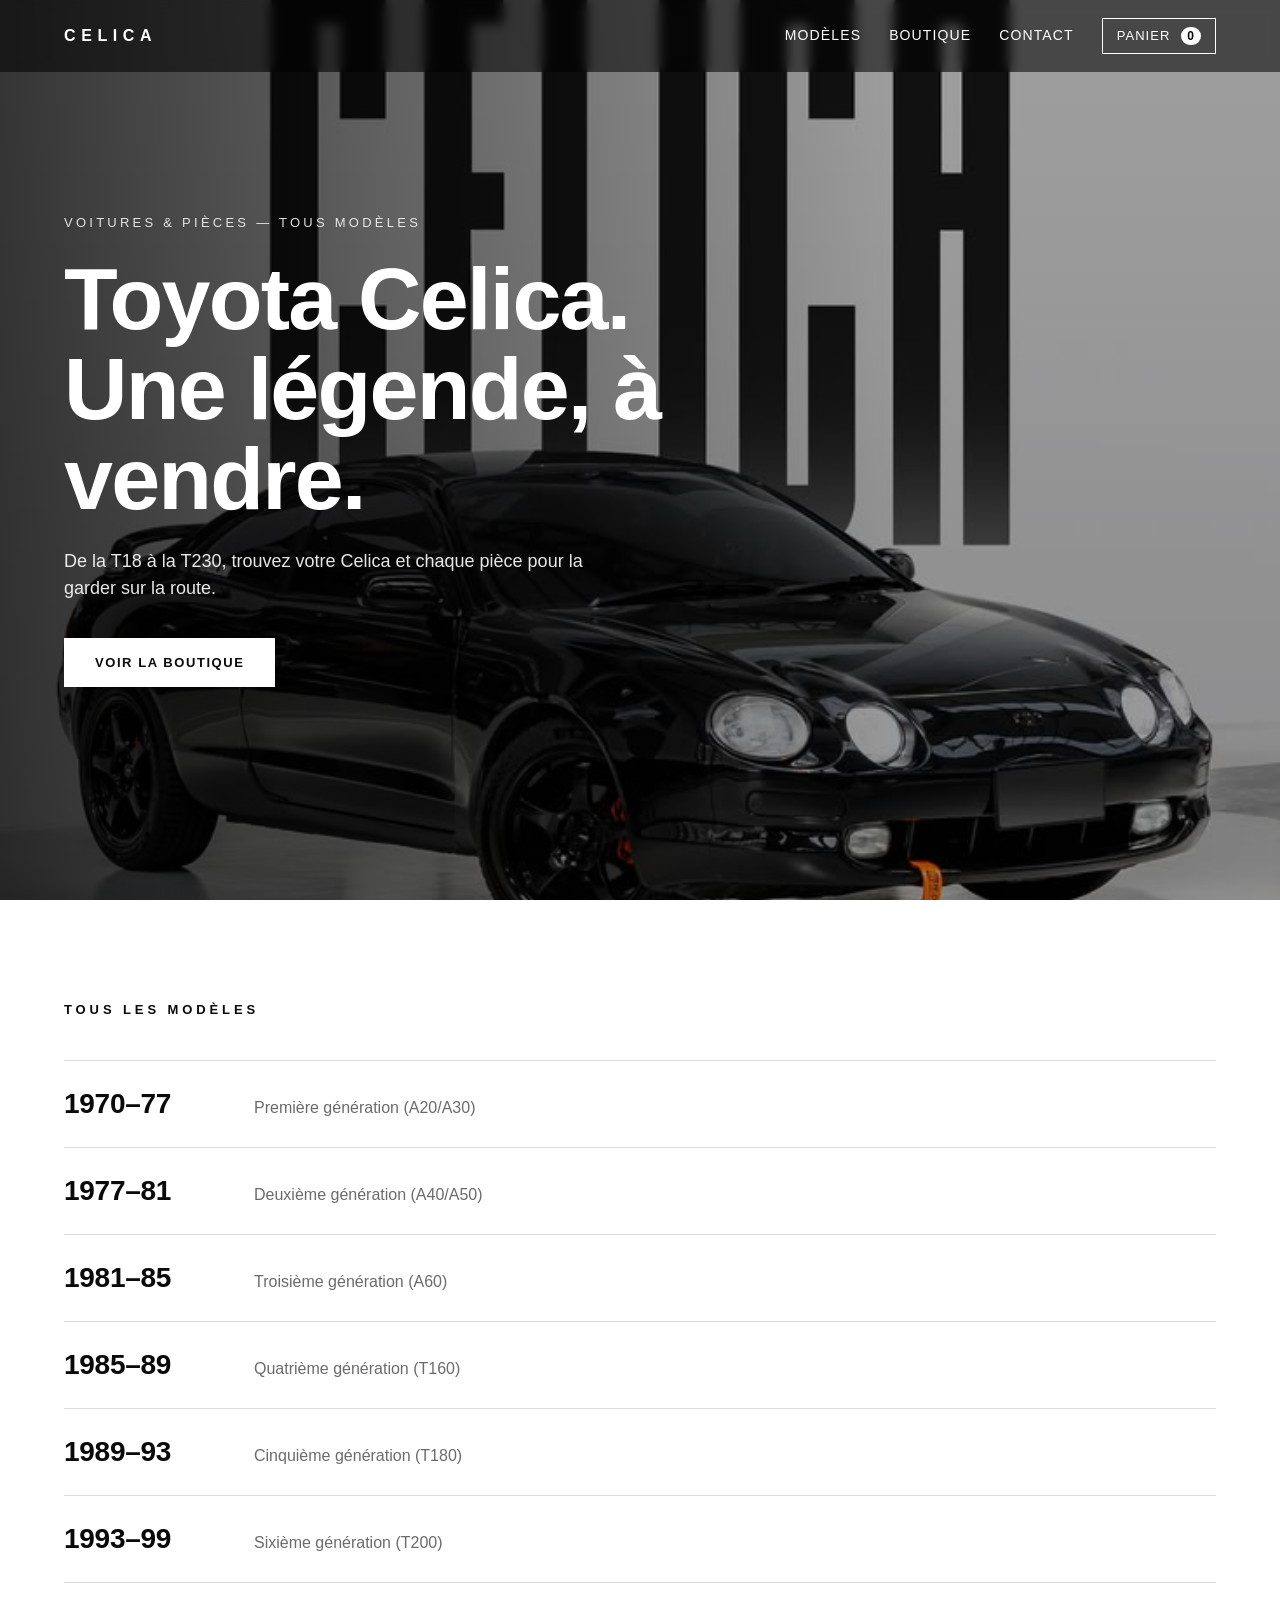
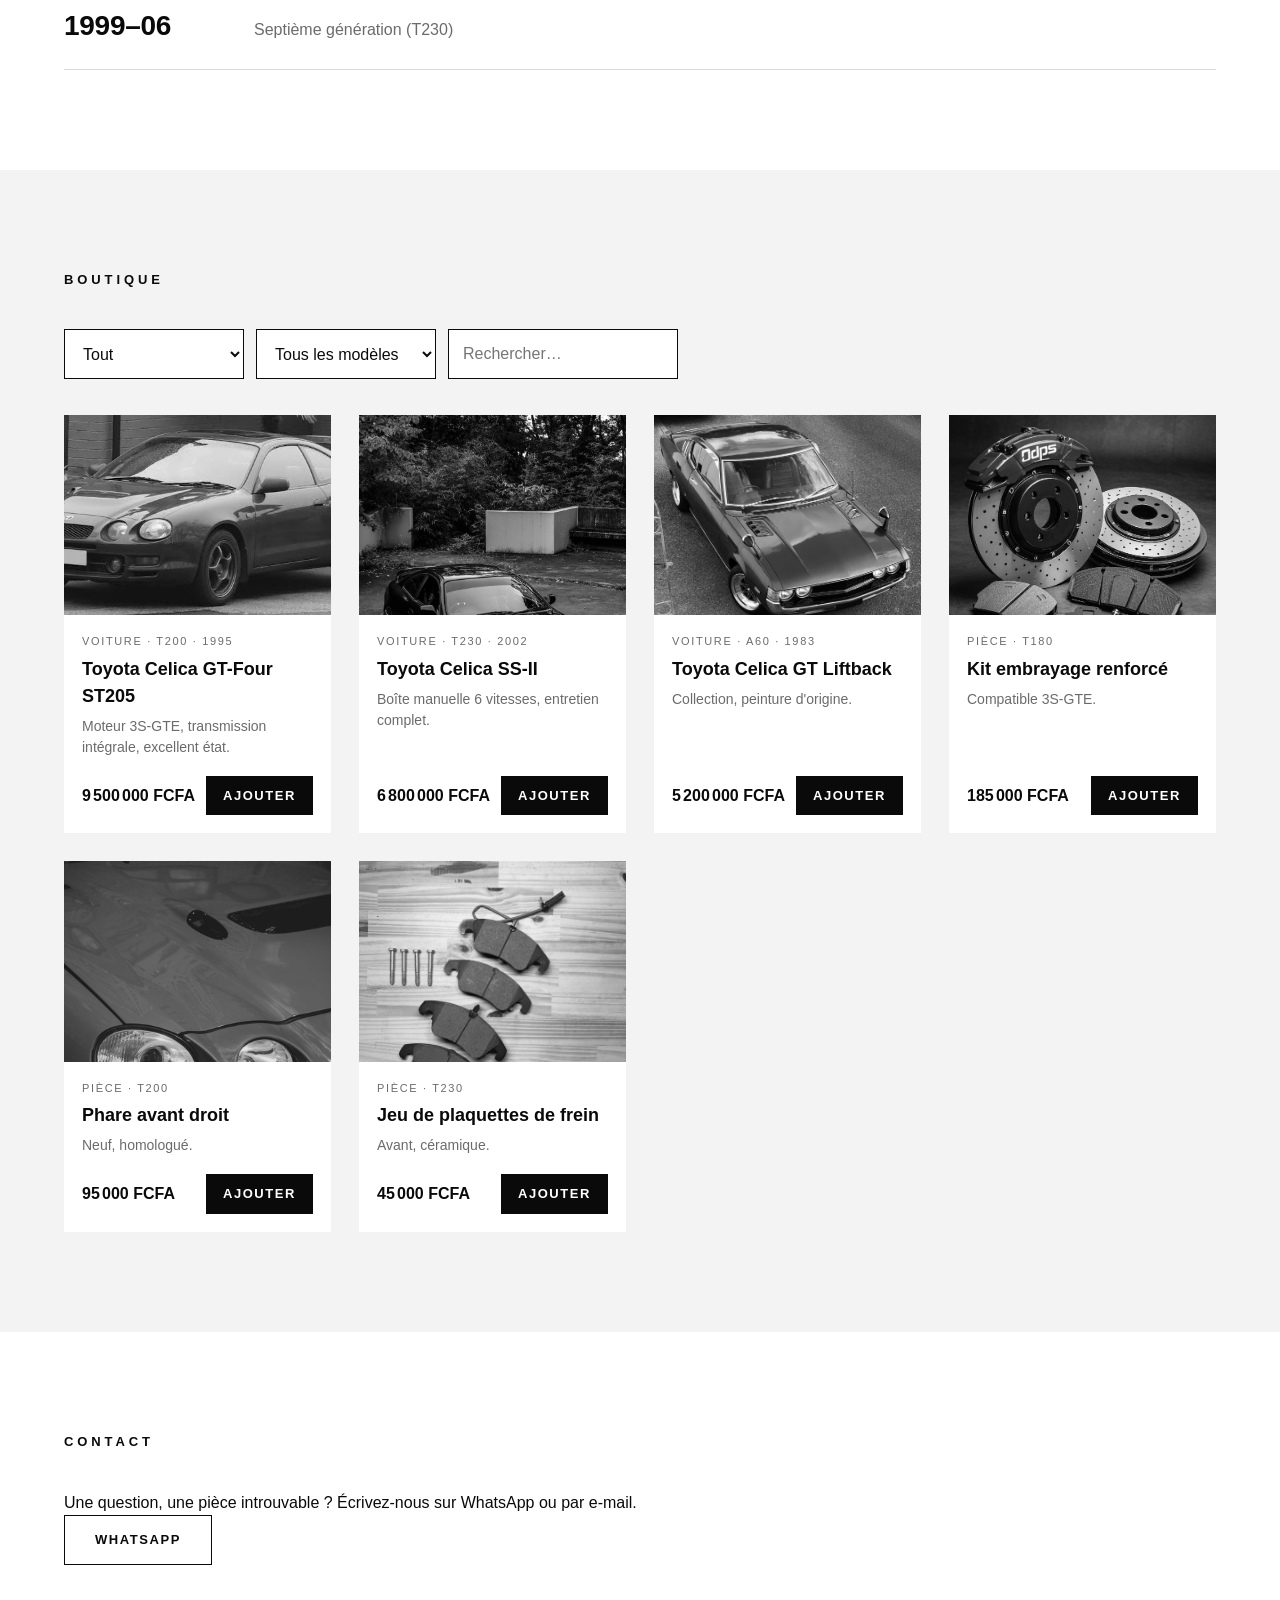
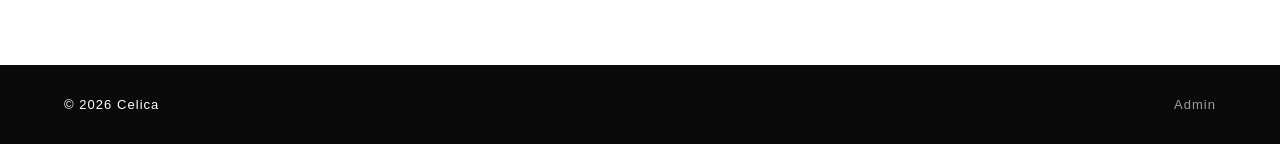
<file: index.html>
<!DOCTYPE html>
<html lang="fr">
<head>
  <meta charset="UTF-8">
  <meta name="viewport" content="width=device-width, initial-scale=1">
  <title>Celica — Voitures & pièces Toyota Celica</title>
  <meta name="description" content="Plateforme spécialisée dans la vente de Toyota Celica et de pièces détachées, tous modèles.">
  <link rel="stylesheet" href="css/style.css">
</head>
<body>

  <header class="nav">
    <a href="#top" class="logo">CELICA</a>
    <nav>
      <a href="#modeles">Modèles</a>
      <a href="#boutique">Boutique</a>
      <a href="#contact">Contact</a>
      <button id="cartBtn" class="cart-btn" aria-label="Ouvrir le panier">Panier <span id="cartCount">0</span></button>
    </nav>
  </header>

  <!-- HERO : image en arrière-plan + texte (mettez votre photo dans img/hero.jpg) -->
  <section id="top" class="hero">
    <div class="hero-text">
      <p class="eyebrow">Voitures & pièces — tous modèles</p>
      <h1>Toyota Celica.<br>Une légende, à vendre.</h1>
      <p class="lead">De la T18 à la T230, trouvez votre Celica et chaque pièce pour la garder sur la route.</p>
      <a href="#boutique" class="btn btn-white">Voir la boutique</a>
    </div>
  </section>

  <section id="modeles" class="section">
    <h2>Tous les modèles</h2>
    <ul class="models">
      <li><strong>1970–77</strong><span>Première génération (A20/A30)</span></li>
      <li><strong>1977–81</strong><span>Deuxième génération (A40/A50)</span></li>
      <li><strong>1981–85</strong><span>Troisième génération (A60)</span></li>
      <li><strong>1985–89</strong><span>Quatrième génération (T160)</span></li>
      <li><strong>1989–93</strong><span>Cinquième génération (T180)</span></li>
      <li><strong>1993–99</strong><span>Sixième génération (T200)</span></li>
      <li><strong>1999–06</strong><span>Septième génération (T230)</span></li>
    </ul>
  </section>

  <section id="boutique" class="section alt">
    <h2>Boutique</h2>
    <div class="filters">
      <select id="fType" aria-label="Catégorie">
        <option value="">Tout</option>
        <option value="Voiture">Voitures</option>
        <option value="Pièce">Pièces</option>
      </select>
      <select id="fModel" aria-label="Modèle">
        <option value="">Tous les modèles</option>
        <option>A20/A30</option><option>A40/A50</option><option>A60</option>
        <option>T160</option><option>T180</option><option>T200</option><option>T230</option>
      </select>
      <input id="fSearch" type="search" placeholder="Rechercher…" aria-label="Rechercher">
    </div>
    <div id="grid" class="grid"></div>
  </section>

  <section id="contact" class="section">
    <h2>Contact</h2>
    <p>Une question, une pièce introuvable ? Écrivez-nous sur WhatsApp ou par e-mail.</p>
    <p><a id="waLink" class="btn" href="#" target="_blank" rel="noopener">WhatsApp</a></p>
  </section>

  <footer class="footer">
    <span>© <span id="year"></span> Celica</span>
    <a href="admin.html">Admin</a>
  </footer>

  <!-- Panier -->
  <div id="overlay" class="overlay"></div>
  <aside id="drawer" class="drawer" aria-hidden="true">
    <div class="drawer-head">
      <h3>Votre panier</h3>
      <button id="closeCart" class="icon-btn" aria-label="Fermer">✕</button>
    </div>
    <div id="cartItems" class="cart-items"></div>
    <div class="drawer-foot">
      <div class="total"><span>Total</span><strong id="cartTotal">0 FCFA</strong></div>
      <button id="checkout" class="btn btn-black full">Commander via WhatsApp</button>
      <button id="clearCart" class="link-btn">Vider le panier</button>
    </div>
  </aside>

  <script src="js/db.js"></script>
  <script src="js/shop.js"></script>
</body>
</html>
</file>
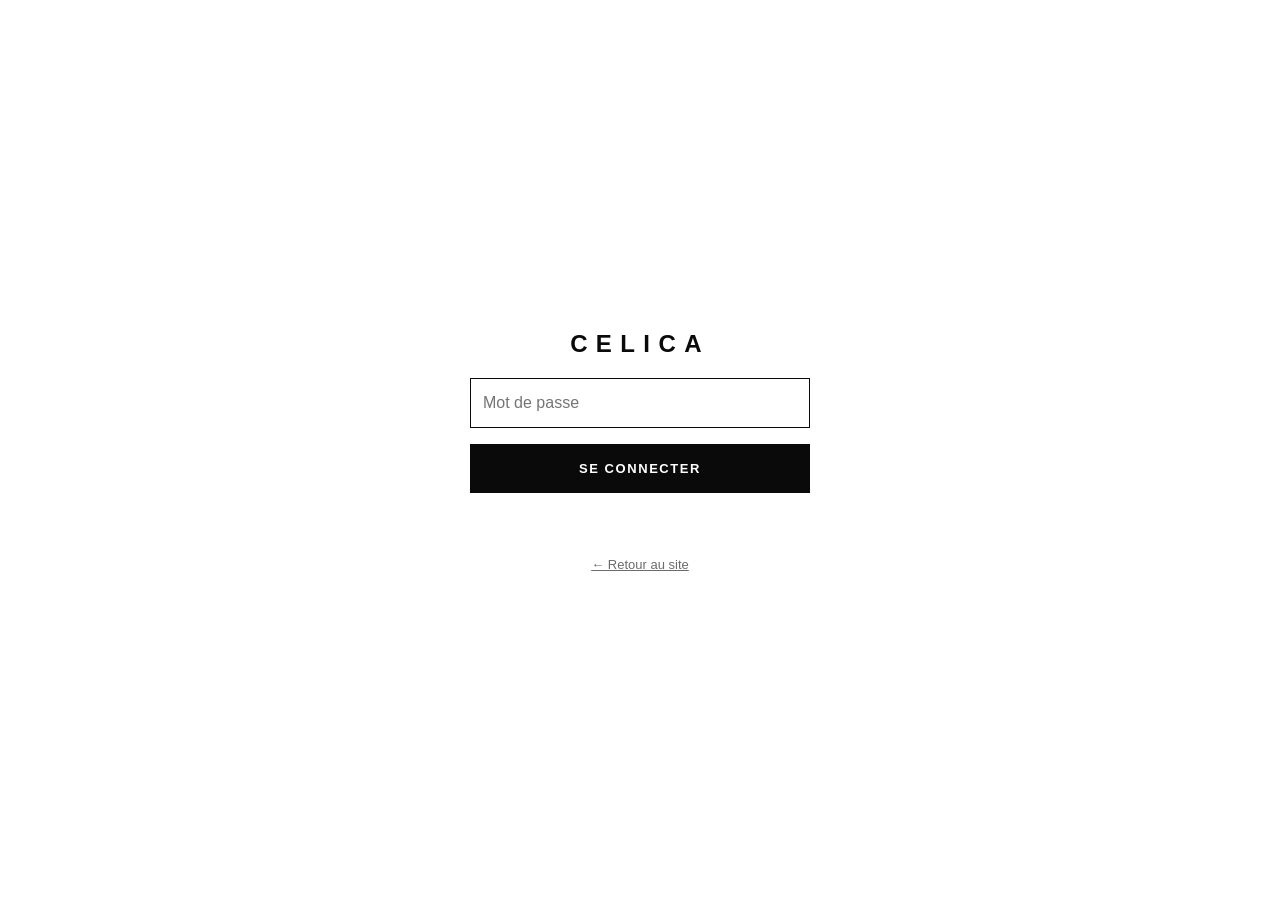
<file: admin.html>
<!DOCTYPE html>
<html lang="fr">
<head>
  <meta charset="UTF-8">
  <meta name="viewport" content="width=device-width, initial-scale=1">
  <meta name="robots" content="noindex">
  <title>Admin — Celica</title>
  <link rel="stylesheet" href="css/style.css">
</head>
<body>

  <!-- Connexion -->
  <section id="loginView" class="login">
    <form id="loginForm">
      <h1 class="logo" style="text-align:center">CELICA</h1>
      <input id="pw" type="password" placeholder="Mot de passe" autocomplete="current-password" required>
      <button class="btn btn-black">Se connecter</button>
      <p id="loginErr" class="error"></p>
      <a href="index.html" class="link-btn" style="text-align:center">← Retour au site</a>
    </form>
  </section>

  <!-- Tableau de bord -->
  <main id="dash" class="admin-wrap" hidden>
    <div class="admin-top">
      <h1>Admin · Produits</h1>
      <div>
        <a href="index.html" class="link-btn">Voir le site</a>
        <button id="logout" class="link-btn">Déconnexion</button>
      </div>
    </div>

    <div class="panel">
      <h2 id="formTitle">Ajouter un produit</h2>
      <form id="pForm" class="form">
        <input type="hidden" id="pId">
        <label>Nom <input id="pName" required></label>
        <label>Catégorie
          <select id="pType"><option>Voiture</option><option>Pièce</option></select>
        </label>
        <label>Modèle
          <select id="pModel">
            <option>A20/A30</option><option>A40/A50</option><option>A60</option>
            <option>T160</option><option>T180</option><option>T200</option><option>T230</option>
          </select>
        </label>
        <label>Année (voitures) <input id="pYear" type="number" min="1970" max="2006"></label>
        <label>Prix (FCFA) <input id="pPrice" type="number" min="0" required></label>
        <label>Stock <input id="pStock" type="number" min="0" value="1" required></label>
        <label class="wide">Description <textarea id="pDesc" rows="3"></textarea></label>
        <label class="wide">Image <input id="pImage" type="file" accept="image/*">
          <img id="pPreview" class="preview" alt="" hidden>
        </label>
        <div class="actions">
          <button class="btn btn-black" type="submit" id="saveBtn">Enregistrer</button>
          <button class="btn" type="button" id="cancelBtn" hidden>Annuler</button>
        </div>
      </form>
    </div>

    <div class="panel">
      <h2>Liste des produits (<span id="count">0</span>)</h2>
      <table>
        <thead><tr><th></th><th>Nom</th><th class="hide-m">Type</th><th class="hide-m">Modèle</th><th>Prix</th><th>Stock</th><th></th></tr></thead>
        <tbody id="rows"></tbody>
      </table>
    </div>

    <div class="panel">
      <h2>Réglages</h2>
      <form id="sForm" class="form">
        <label>Numéro WhatsApp (format international, sans +) <input id="sWa" placeholder="24101234567"></label>
        <label>Nouveau mot de passe <input id="sPw" type="password" placeholder="Laisser vide pour ne pas changer"></label>
        <div class="actions"><button class="btn" type="submit">Enregistrer les réglages</button></div>
      </form>
      <p class="note" style="margin-top:14px">Données stockées dans ce navigateur (IndexedDB). Mot de passe par défaut : celica2026 — changez-le.</p>
    </div>
  </main>

  <script src="js/db.js"></script>
  <script src="js/admin.js"></script>
</body>
</html>
</file>
<file: css/style.css>
:root {
  --black: #0a0a0a;
  --white: #ffffff;
  --grey: #f3f3f3;
  --line: #dcdcdc;
  --muted: #6b6b6b;
}
[hidden] { display: none !important; }
* { box-sizing: border-box; margin: 0; padding: 0; }
html { scroll-behavior: smooth; }
body {
  font-family: "Helvetica Neue", Helvetica, Arial, sans-serif;
  color: var(--black); background: var(--white); line-height: 1.5;
}
a { color: inherit; text-decoration: none; }
button, input, select, textarea { font: inherit; color: inherit; }

/* Navigation */
.nav {
  position: fixed; inset: 0 0 auto 0; z-index: 20;
  display: flex; justify-content: space-between; align-items: center;
  padding: 18px 5vw; background: rgba(0,0,0,.55); backdrop-filter: blur(6px); color: var(--white);
}
.logo { font-weight: 800; letter-spacing: .35em; }
.nav nav { display: flex; gap: 28px; align-items: center; font-size: 14px; letter-spacing: .08em; text-transform: uppercase; }
.nav nav a:hover { opacity: .7; }
.cart-btn { background: none; border: 1px solid var(--white); color: var(--white); padding: 7px 14px; cursor: pointer; text-transform: uppercase; letter-spacing: .08em; font-size: 13px; }
.cart-btn span { display: inline-block; min-width: 20px; margin-left: 6px; background: var(--white); color: var(--black); border-radius: 10px; font-size: 12px; font-weight: 700; text-align: center; }

/* Hero */
.hero {
  min-height: 100vh; display: flex; align-items: center; padding: 0 5vw; color: var(--white);
  background:
    linear-gradient(90deg, rgba(0,0,0,.78) 0%, rgba(0,0,0,.35) 70%),
    url("../img/7.jpg") center/cover no-repeat,
    linear-gradient(135deg, #111, #333);
}
.hero-text { max-width: 720px; }
.eyebrow { text-transform: uppercase; letter-spacing: .25em; font-size: 13px; margin-bottom: 22px; opacity: .85; }
.hero h1 { font-size: clamp(40px, 7vw, 88px); line-height: 1.02; font-weight: 800; letter-spacing: -.02em; }
.lead { margin: 24px 0 36px; font-size: 18px; max-width: 520px; opacity: .9; }

/* Boutons */
.btn {
  display: inline-block; padding: 14px 30px; border: 1px solid var(--black); background: none; cursor: pointer;
  text-transform: uppercase; letter-spacing: .12em; font-size: 13px; font-weight: 600; transition: .2s;
}
.btn:hover { background: var(--black); color: var(--white); }
.btn-white { background: var(--white); color: var(--black); border-color: var(--white); }
.btn-white:hover { background: transparent; color: var(--white); }
.btn-black { background: var(--black); color: var(--white); }
.btn-black:hover { background: var(--white); color: var(--black); }
.btn.full { width: 100%; }
.btn.danger:hover { background: #b00020; border-color: #b00020; }
.link-btn { background: none; border: none; text-decoration: underline; cursor: pointer; color: var(--muted); font-size: 13px; margin-top: 12px; }
.icon-btn { background: none; border: none; font-size: 20px; cursor: pointer; }

/* Sections */
.section { padding: 100px 5vw; max-width: 1280px; margin: 0 auto; }
.section.alt { max-width: none; background: var(--grey); }
.section.alt > * { max-width: 1280px; margin-left: auto; margin-right: auto; }
.section h2 { font-size: 13px; text-transform: uppercase; letter-spacing: .3em; margin-bottom: 40px; }

.models { list-style: none; border-top: 1px solid var(--line); }
.models li { display: flex; gap: 40px; padding: 22px 0; border-bottom: 1px solid var(--line); align-items: baseline; }
.models strong { font-size: 28px; min-width: 150px; letter-spacing: -.01em; }
.models span { color: var(--muted); }

/* Filtres + grille */
.filters { display: flex; gap: 12px; flex-wrap: wrap; margin-bottom: 36px; }
.filters select, .filters input { padding: 12px 14px; border: 1px solid var(--black); background: var(--white); min-width: 180px; }
.grid { display: grid; grid-template-columns: repeat(auto-fill, minmax(260px, 1fr)); gap: 28px; }
.card { background: var(--white); display: flex; flex-direction: column; }
.card .img { aspect-ratio: 4/3; background: #e6e6e6; display: grid; place-items: center; color: var(--muted); font-size: 12px; letter-spacing: .2em; text-transform: uppercase; overflow: hidden; }
.card img { width: 100%; height: 100%; object-fit: cover; filter: grayscale(1); transition: .4s; }
.card:hover img { filter: grayscale(0); transform: scale(1.03); }
.card .body { padding: 18px; display: flex; flex-direction: column; gap: 6px; flex: 1; }
.tag { font-size: 11px; text-transform: uppercase; letter-spacing: .15em; color: var(--muted); }
.card h3 { font-size: 18px; }
.card p { font-size: 14px; color: var(--muted); flex: 1; }
.card .row { display: flex; justify-content: space-between; align-items: center; margin-top: 12px; }
.price { font-weight: 700; }
.card .btn { padding: 9px 16px; }
.card .btn:disabled { opacity: .35; cursor: not-allowed; }
.empty { color: var(--muted); grid-column: 1/-1; }

.footer { display: flex; justify-content: space-between; padding: 30px 5vw; background: var(--black); color: var(--white); font-size: 13px; letter-spacing: .08em; }
.footer a { opacity: .6; } .footer a:hover { opacity: 1; }

/* Panier */
.overlay { position: fixed; inset: 0; background: rgba(0,0,0,.5); opacity: 0; pointer-events: none; transition: .3s; z-index: 30; }
.overlay.open { opacity: 1; pointer-events: auto; }
.drawer { position: fixed; top: 0; right: 0; height: 100%; width: min(420px, 100%); background: var(--white); z-index: 40; transform: translateX(100%); transition: .3s; display: flex; flex-direction: column; }
.drawer.open { transform: none; }
.drawer-head { display: flex; justify-content: space-between; align-items: center; padding: 22px; border-bottom: 1px solid var(--line); }
.drawer-head h3 { text-transform: uppercase; letter-spacing: .2em; font-size: 14px; }
.cart-items { flex: 1; overflow-y: auto; padding: 8px 22px; }
.cart-line { display: grid; grid-template-columns: 1fr auto; gap: 4px 12px; padding: 16px 0; border-bottom: 1px solid var(--line); font-size: 14px; }
.cart-line .qty { display: flex; align-items: center; gap: 10px; grid-column: 1 / -1; }
.qty button { width: 26px; height: 26px; border: 1px solid var(--black); background: none; cursor: pointer; }
.qty .rm { width: auto; border: none; text-decoration: underline; color: var(--muted); margin-left: auto; }
.drawer-foot { padding: 22px; border-top: 1px solid var(--line); text-align: center; }
.total { display: flex; justify-content: space-between; margin-bottom: 16px; font-size: 18px; }

/* Admin */
.admin-wrap { max-width: 1100px; margin: 0 auto; padding: 40px 5vw 80px; }
.admin-top { display: flex; justify-content: space-between; align-items: center; margin-bottom: 40px; }
.admin-top h1 { font-size: 14px; letter-spacing: .3em; text-transform: uppercase; }
.panel { border: 1px solid var(--black); padding: 28px; margin-bottom: 40px; }
.panel h2 { font-size: 13px; text-transform: uppercase; letter-spacing: .2em; margin-bottom: 20px; }
.form { display: grid; grid-template-columns: repeat(2, 1fr); gap: 16px; }
.form label { display: flex; flex-direction: column; gap: 6px; font-size: 12px; text-transform: uppercase; letter-spacing: .12em; }
.form .wide { grid-column: 1 / -1; }
.form input, .form select, .form textarea { padding: 11px; border: 1px solid var(--black); background: var(--white); text-transform: none; letter-spacing: 0; font-size: 15px; }
.form .actions { grid-column: 1 / -1; display: flex; gap: 12px; }
.preview { max-width: 160px; margin-top: 8px; filter: grayscale(1); }
table { width: 100%; border-collapse: collapse; font-size: 14px; }
th, td { text-align: left; padding: 12px 8px; border-bottom: 1px solid var(--line); vertical-align: middle; }
th { font-size: 11px; text-transform: uppercase; letter-spacing: .15em; }
td img { width: 56px; height: 42px; object-fit: cover; filter: grayscale(1); display: block; }
td .btn { padding: 6px 12px; font-size: 11px; }
.login { min-height: 100vh; display: grid; place-items: center; }
.login form { display: flex; flex-direction: column; gap: 16px; width: min(340px, 90vw); }
.login input { padding: 12px; border: 1px solid var(--black); }
.error { color: #b00020; font-size: 13px; min-height: 18px; }
.note { font-size: 12px; color: var(--muted); }

@media (max-width: 720px) {
  .nav nav a { display: none; }
  .models li { flex-direction: column; gap: 4px; }
  .form { grid-template-columns: 1fr; }
  table .hide-m { display: none; }
}
</file>
